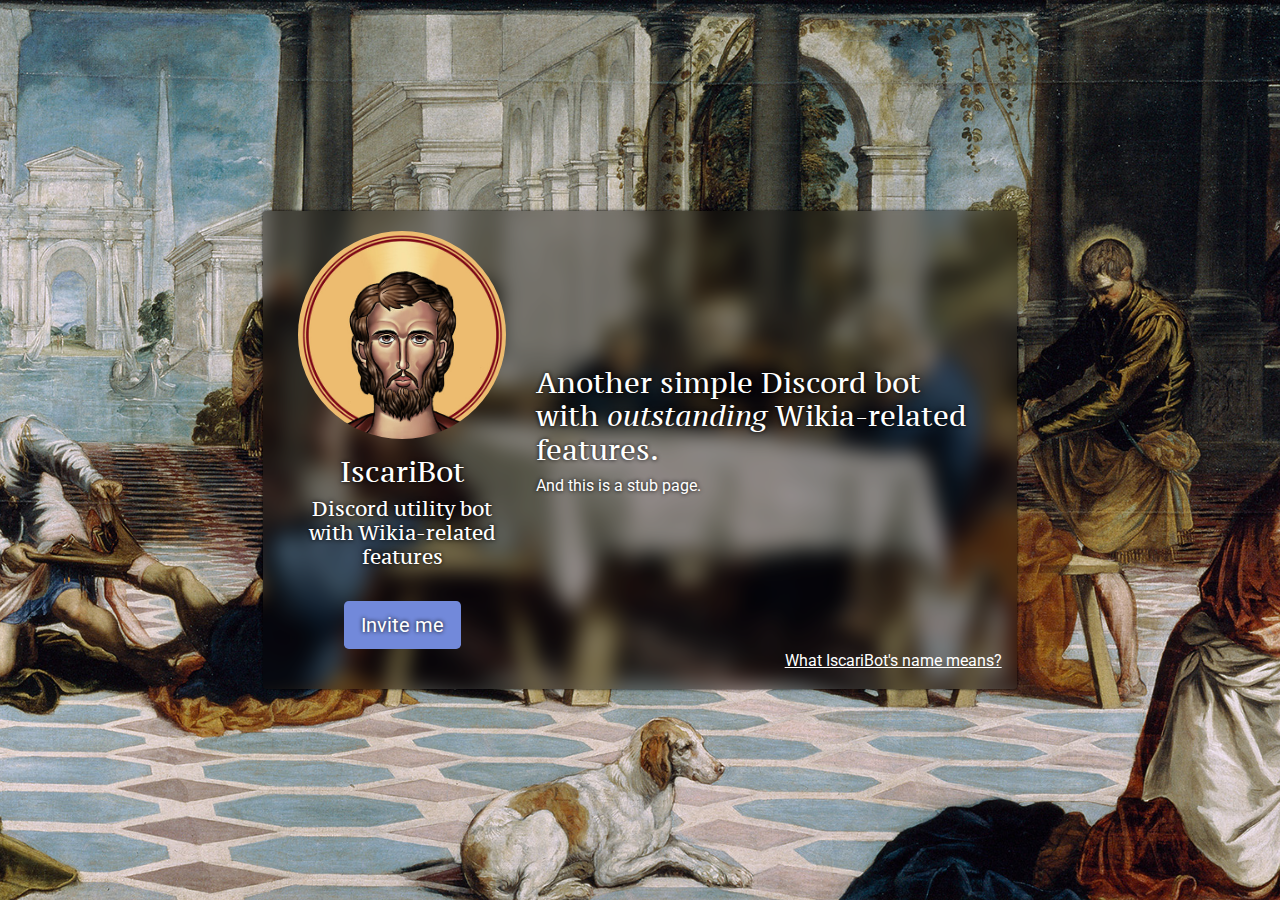
<file: src/main/resources/www/html/stub.html>
<!DOCTYPE html>
<html>
<head>
	<meta charset="utf-8" />
	<meta http-equiv="X-UA-Compatible" content="IE=edge" />
	<meta name="viewport" content="width=device-width, initial-scale=1.0" />
	<link rel="apple-touch-icon" sizes="180x180" href="apple-touch-icon.png">
	<link rel="icon" type="image/png" sizes="32x32" href="favicon-32x32.png">
	<link rel="icon" type="image/png" sizes="16x16" href="favicon-16x16.png">
	<link rel="manifest" href="manifest.json">
	<link rel="mask-icon" href="safari-pinned-tab.svg" color="#5bbad5">
	<meta name="theme-color" content="#ffffff">
	<title>IscariBot - Discord-Wikia Utility Bot</title>
	<link href="https://fonts.googleapis.com/css?family=PT+Serif+Caption|Roboto:400,500,700&amp;subset=cyrillic" rel="stylesheet">
	<link rel="stylesheet" type="text/css" href="css/bootstrap.min.css">
	<link rel="stylesheet" type="text/css" href="css/style.css">
</head>
<body class="full-height" style="background: url(img/El_Lavatorio-compressed.jpg) no-repeat center center fixed; background-size: cover;">
	
	<div class="container">
		<div class="row wrapper justify-content-center align-items-center">
			<div class="col-md-8 stub-panel matte">
				<div class="blur-bible-bg twice"></div>
				<div class="container-fluid align-items-center">
					<div class="row">
						<div class="col-md-4 text-center avatar-panel">
							<figure class="avatar">
								<img src="img/judas.png" alt="">
							</figure>
							<h3>IscariBot</h3>
							<h5>Discord utility bot with Wikia-related features</h5><br>
							<a class="btn btn-discord btn-lg" href="https://discordapp.com/api/oauth2/authorize?client_id=329719951168372737&permissions=403777666&scope=bot" target="_blank">Invite me</a>
						</div>
						<div class="col-md-8 align-items-center description-panel">
							<h3>Another simple Discord bot with <i>outstanding</i> Wikia-related features.</h3>
							<p>And this is a stub page.</p>
						</div>
					</div>
					<footer class="row">
						<a href="#" data-toggle="popover" data-placement="top" role="button" title="IscariBot" data-content="'IscariBot' comes from Judas Iscariot - famous traitor of Christ. Bot and it's name originate from local drama at Russian Terraria Wiki, when the project started. Furthermore, it's funny and unique name.">What IscariBot's name means?</a>	
					</footer>
				</div>
			</div>
		</div>
	</div>

	<script src="https://code.jquery.com/jquery-3.2.1.slim.min.js" integrity="sha384-KJ3o2DKtIkvYIK3UENzmM7KCkRr/rE9/Qpg6aAZGJwFDMVNA/GpGFF93hXpG5KkN" crossorigin="anonymous"></script>
	<script type="text/javascript" src="js/bootstrap.bundle.min.js"></script>
	<script type="text/javascript" src="js/common.js"></script>
</body>
</html>
</file>
<file: src/main/resources/www/html/css/style.css>
body.full-height {
	height: 100vh;
	min-height: 600px;
	min-width: 600px;
}

body {
	color: white;
	font-family: Roboto, Helvetica, 'Open Sans', sans-serif;
}
.h1, .h2, .h3, .h4, .h5, .h6, h1, h2, h3, h4, h5, h6 {
	font-family: 'PT Serif Caption', 'Times New Roman', serif;
}

.popover-header {
	color:#222;
}

a {
	color: white;
	text-decoration: underline;
}

a:hover {
	color: #EFEFEF;
	text-shadow: 0 0 4px white;
}

.blur-bible-bg {
  background: url(../img/El_Lavatorio-compressed-more.jpg) no-repeat center center fixed;
  background-size: cover;
  overflow: hidden;
  filter: blur(5px);
  position: absolute;
  top: -20px;
  left: -20px;
  right: -20px;
  bottom: -20px;  
  z-index: -5;
}

.container {
	z-index: 5;
	position: relative;
	overflow-x: hidden;
	min-height: 100%;
}

.container .content {
	z-index: 100;
}

.navbar {
    box-shadow: 0px 0px 3px 0px #000000;
    overflow: hidden;
}

.col-nav {
	padding: 0;
}

.navbar {
	background-color: rgba(250, 250, 250, 0.5)
}

.blur-bible-bg.twice {
    filter: blur(10px);
}
.blur-bible-bg.trice {
    filter: blur(15px);
}
.blur-bible-bg.ridiculous {
    filter: blur(20px);
}

.wrapper {
	height: 100vh;
	min-height: 500px;
	position: relative;
}

.stub-panel {
	min-height: 450px;
	padding: 20px 15px;
}

.matte {
	box-shadow: 0px 0px 3px 0px #000000;
	background: rgba(0,0,0,0.3);
	border-radius: 3px;
	overflow: hidden;
}

.popover.matte-light {
	border-radius: 3px;
}

.matte-light .popover-header {	
	font-family: 'PT Serif Caption', 'Times New Roman', serif;
	background: rgba(255,255,255,.75);
}

.matte-light .popover-body {
	font-family: Roboto, Helvetica, 'Open Sans', sans-serif;
	font-weight: 500;
	background: rgba(255,255,255,.65);
}



.popover .blur-bible-bg {
	top: -5px;
    left: -3px;
    right: -3px;
    bottom: -3px;
}

.matte-light .arrow::after {
	opacity: .8;
}

.btn-discord {
	background: #7289DA;
	color: white;
	text-decoration: none;
}
.btn-discord:hover {
	background: #566fc7;
	color: white;
}

.avatar,
.avatar img {
	border-radius: 50%;
	width: 100%;
}

.description-panel {
	margin: auto;
}

@media screen and (max-width: 767px) {
	.avatar,
	.avatar img {
		border-radius: 50%;
		width: 50%;
		margin: 0 auto;
	}

	.description-panel {
		margin-top: 40px;
	}
}

.avatar-panel,
.stub-panel p,
.stub-panel h1, 
.stub-panel h2, 
.stub-panel h3, 
.stub-panel h4, 
.stub-panel h5, 
.stub-panel h6 {
	text-shadow: 0 0 4px black;
    color: #ffffff;
}

.row {
	padding-left: 5px;
	padding-right: 5px;
}

footer {
	position: relative;
	margin-bottom: 20px;
}

footer a {
	position: absolute;
	right: 0;

}
</file>
